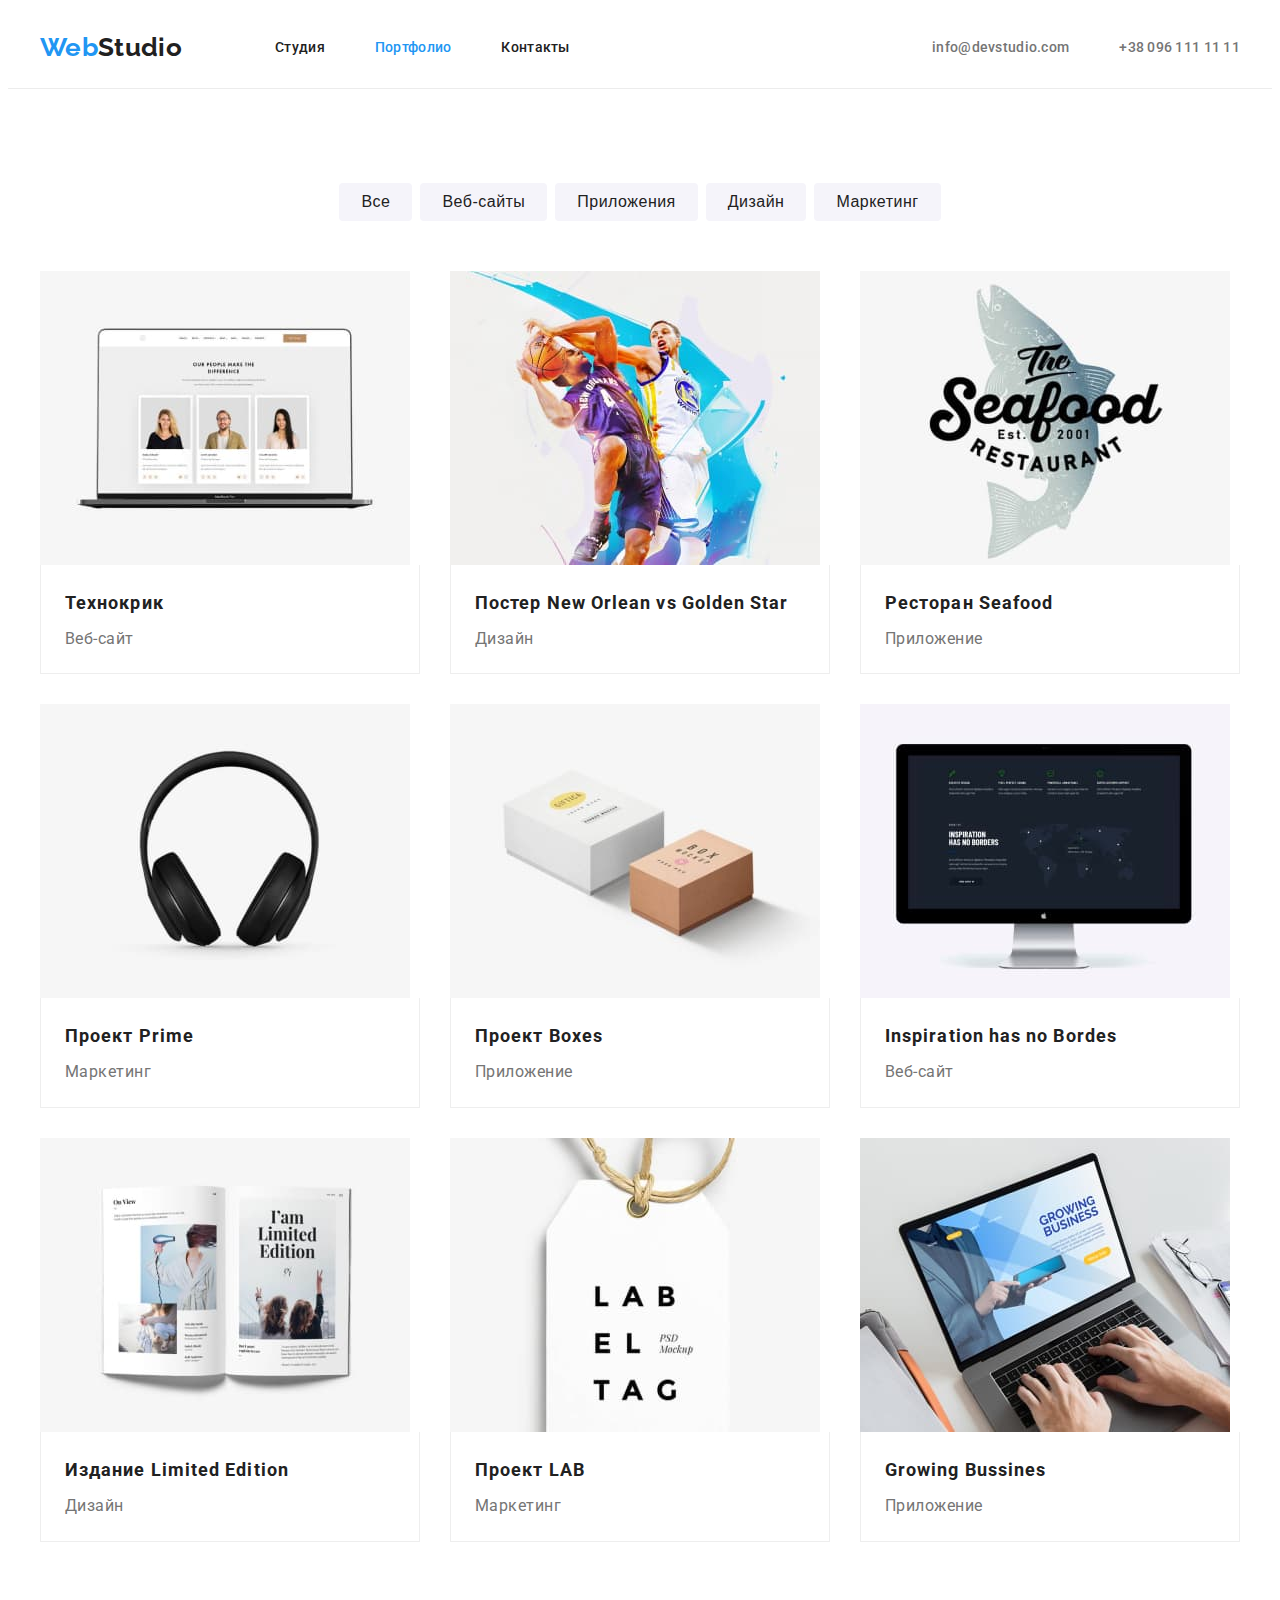
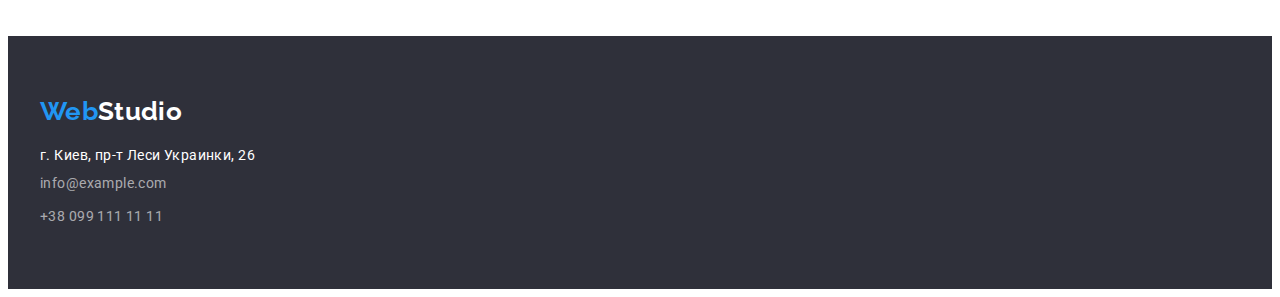
<file: portfolio.html>
<!DOCTYPE html>
<html lang="en">
	<head>
		<meta charset="UTF-8" />
		<meta http-equiv="X-UA-Compatible" content="IE=edge" />
		<meta name="viewport" content="width=device-width, initial-scale=1.0" />
		<title>Portfolio</title>
		<link rel="preconnect" href="https://fonts.googleapis.com" />
		<link rel="preconnect" href="https://fonts.gstatic.com" crossorigin />
		<link
			href="https://fonts.googleapis.com/css2?family=Raleway:wght@700&family=Roboto:wght@400;500;700;900&display=swap"
			rel="stylesheet"
		/>
		<link
			rel="stylesheet"
			href="https://cdnjs.cloudflare.com/ajax/libs/modern-normalize/1.1.0/modern-normalize.min.css"
			integrity="sha512-wpPYUAdjBVSE4KJnH1VR1HeZfpl1ub8YT/NKx4PuQ5NmX2tKuGu6U/JRp5y+Y8XG2tV+wKQpNHVUX03MfMFn9Q=="
			crossorigin="anonymous"
			referrerpolicy="no-referrer"
		/>
		<link rel="stylesheet" href="./styles/styles.css" />
	</head>
	<body>
		<!-- ***************************HEADER******************** -->
		<header class="header">
			<div class="container page-header">
				<nav class="navigation">
					<a href="./index.html" class="logo link">
						<span class="logo-accent">Web</span>
						Studio
					</a>

					<ul class="nav-list list">
						<li class="nav-list-item">
							<a href="./index.html" class="nav-list-link link">Студия</a>
						</li>
						<li class="nav-list-item">
							<a href="./portfolio.html" class="nav-list-link link current">
								Портфолио
							</a>
						</li>
						<li class="nav-list-item">
							<a href="" class="nav-list-link link">Контакты</a>
						</li>
					</ul>
				</nav>
				<ul class="contacts-list list">
					<li class="contacts-list-item">
						<a href="mailto:info@devstudio.com" class="contacts-list-link link">
							info@devstudio.com
						</a>
					</li>
					<li class="contacts-list-item">
						<a href="tel:+380961111111" class="contacts-list-link link">
							+38 096 111 11 11
						</a>
					</li>
				</ul>
			</div>
		</header>
		<main>
			<section class="section">
				<div class="container">
					<h1 class="visually-hidden">Портфолио</h1>
					<!--Скрыть-->
					<ul class="filter list">
						<li class="filter-item">
							<button type="button" class="filter-btn">Все</button>
						</li>
						<li class="filter-item">
							<button type="button" class="filter-btn">Веб-сайты</button>
						</li>
						<li class="filter-item">
							<button type="button" class="filter-btn">Приложения</button>
						</li>
						<li class="filter-item">
							<button type="button" class="filter-btn">Дизайн</button>
						</li>
						<li class="filter-item">
							<button type="button" class="filter-btn">Маркетинг</button>
						</li>
					</ul>
					<ul class="portfolio-list list">
						<li class="portfolio-list-item">
							<a href="" class="portfolio-list-link link">
								<img src="./images/portfolio1.jpg" alt="ноутбук" width="370" />
								<div class="text-content">
									<h2 class="portfolio-list-title">Технокрик</h2>
									<p class="portfolio-list-text">Веб-сайт</p>
								</div>
							</a>
						</li>
						<li class="portfolio-list-item">
							<a href="" class="portfolio-list-link link">
								<img
									src="./images/portfolio2.jpg"
									alt="постер баскетбольной команды"
									width="370"
								/>
								<div class="text-content">
									<h2 class="portfolio-list-title">
										Постер New Orlean vs Golden Star
									</h2>
									<p class="portfolio-list-text">Дизайн</p>
								</div>
							</a>
						</li>
						<li class="portfolio-list-item">
							<a href="" class="portfolio-list-link link">
								<img
									src="./images/portfolio3.jpg"
									alt="постер ресторана"
									width="370"
								/>
								<div class="text-content">
									<h2 class="portfolio-list-title">Ресторан Seafood</h2>
									<p class="portfolio-list-text">Приложение</p>
								</div>
							</a>
						</li>
						<li class="portfolio-list-item">
							<a href="" class="portfolio-list-link link">
								<img src="./images/portfolio4.jpg" alt="наушники" width="370" />
								<div class="text-content">
									<h2 class="portfolio-list-title">Проект Prime</h2>
									<p class="portfolio-list-text">Маркетинг</p>
								</div>
							</a>
						</li>
						<li class="portfolio-list-item">
							<a href="" class="portfolio-list-link link">
								<img src="./images/portfolio5.jpg" alt="коробки" width="370" />
								<div class="text-content">
									<h2 class="portfolio-list-title">Проект Boxes</h2>
									<p class="portfolio-list-text">Приложение</p>
								</div>
							</a>
						</li>
						<li class="portfolio-list-item">
							<a href="" class="portfolio-list-link link">
								<img src="./images/portfolio6.jpg" alt="монитор" width="370" />
								<div class="text-content">
									<h2 class="portfolio-list-title">
										Inspiration has no Bordes
									</h2>
									<p class="portfolio-list-text">Веб-сайт</p>
								</div>
							</a>
						</li>
						<li class="portfolio-list-item">
							<a href="" class="portfolio-list-link link">
								<img
									src="./images/portfolio7.jpg"
									alt="открытая книга"
									width="370"
								/>
								<div class="text-content">
									<h2 class="portfolio-list-title">Издание Limited Edition</h2>
									<p class="portfolio-list-text">Дизайн</p>
								</div>
							</a>
						</li>
						<li class="portfolio-list-item">
							<a href="" class="portfolio-list-link link">
								<img src="./images/portfolio8.jpg" alt="бирка" width="370" />
								<div class="text-content">
									<h2 class="portfolio-list-title">Проект LAB</h2>
									<p class="portfolio-list-text">Маркетинг</p>
								</div>
							</a>
						</li>
						<li class="portfolio-list-item">
							<a href="" class="portfolio-list-link link">
								<img
									src="./images/portfolio9.jpg"
									alt="работа с ноутбуком"
									width="370"
								/>
								<div class="text-content">
									<h2 class="portfolio-list-title">Growing Bussines</h2>
									<p class="portfolio-list-text">Приложение</p>
								</div>
							</a>
						</li>
					</ul>
				</div>
			</section>
		</main>
		<!-- ***************************FOOTER******************** -->

		<footer class="footer">
			<div class="container">
				<a href="./index.html" class="logo link">
					<span class="logo-accent">Web</span>
					Studio
				</a>
				<address class="adress">
					<ul class="adress-list list">
						<li class="adress-list-item">
							<a
								href="https://www.google.com/maps/place/%D0%B1%D1%83%D0%BB.+%D0%9B%D0%B5%D1%81%D0%B8+%D0%A3%D0%BA%D1%80%D0%B0%D0%B8%D0%BD%D0%BA%D0%B8,+26,+%D0%9A%D0%B8%D0%B5%D0%B2,+%D0%A3%D0%BA%D1%80%D0%B0%D0%B8%D0%BD%D0%B0,+02000/@50.4265807,30.5383858,17z/data=!4m5!3m4!1s0x40d4cf0e033ecbe9:0x57a4dffefec77da0!8m2!3d50.4265807!4d30.5383858?hl=ru"
								target="_blank"
								rel="nofollow noopener noreferer"
								class="place-link link"
							>
								г. Киев, пр-т Леси Украинки, 26
							</a>
						</li>
						<li class="adress-list-item">
							<a href="mailto:info@example.com" class="adress-list-link link">
								info@example.com
							</a>
						</li>
						<li class="adress-list-item">
							<a href="tel:+380991111111" class="adress-list-link link">
								+38 099 111 11 11
							</a>
						</li>
					</ul>
				</address>
			</div>
		</footer>
	</body>
</html>
</file>
<file: styles/styles.css>
:root {
	--primary-text-color: #757575;
	--title-text-color: #212121;
	--accent-color: #2196f3;
	--primary-bg-color: #ffffff;
	--secondary-bg-color: #f5f4fa;
	--hero-bg-color: #2f303a;
	--contacts-text-color: rgba(255, 255, 255, 0.6);
	--box-shadow-color: rgba(0, 0, 0, 0.15);
	--primary-white-color: #ffffff;
}
body {
	background-color: var(--primary-bg-color);

	color: var(--primary-text-color);
	font-family: "roboto", "raleway", sans-serif;
	font-size: 14px;
	letter-spacing: 0.03em;
}
ul {
	padding: 0;
	margin: 0;
}
h1,
h2,
h3,
h4,
h5,
h6 {
	margin: 0;
}
p {
	margin: 0;
}
img {
	display: block;
}
.visually-hidden {
	position: absolute;
	width: 1px;
	height: 1px;
	margin: -1px;
	border: 0;
	padding: 0;

	white-space: nowrap;
	clip-path: inset(100%);
	clip: rect(0 0 0 0);
	overflow: hidden;
}
.list {
	list-style: none;
}
.link {
	text-decoration: none;
}
.title {
	font-size: 36px;
	line-height: 1.16;
	text-align: center;
	letter-spacing: 0.03em;

	color: var(--title-text-color);
}
.container {
	width: 1200px;
	padding-left: 15px;
	padding-right: 15px;
	margin: 0 auto;
}
.section {
	padding-top: 94px;
	padding-bottom: 94px;
}

/* ---------------------------HOVER & FOCUS----------------- */
.nav-list-link:hover,
.nav-list-link:focus,
.contacts-list-link:hover,
.contacts-list-link:focus,
.adress-list-link:hover,
.adress-list-link:focus,
.place-link:hover,
.place-link:focus {
	color: var(--accent-color);
	outline: none;
}
/* --------------------------------HEADER------------------ */
.header {
	border-bottom: 1px solid #ececec;
	background-color: var(--primary-bg-color);
}
.container.page-header {
	display: flex;
}
.logo {
	display: block;
	color: var(--title-text-color);
	font-family: "Raleway", sans-serif;
	font-weight: 700;
	font-size: 26px;
	line-height: 1.19;
	padding: 24px 0;
}

.logo-accent {
	color: var(--accent-color);
	margin-right: -7px;
}
.navigation {
	display: flex;
}

.nav-list {
	display: flex;
	margin-left: 93px;
	align-items: center;
}
.nav-list-item + .nav-list-item {
	margin-left: 50px;
}
.nav-list-link,
.contacts-list-link {
	display: block;
	padding: 32px 0;

	font-weight: 500;

	line-height: 1.14;
	letter-spacing: 0.02em;

	color: var(--title-text-color);
}
.current {
	color: var(--accent-color);
}

.contacts-list {
	display: flex;
	align-items: center;
	margin-left: auto;
}
.contacts-list-item + .contacts-list-item {
	margin-left: 50px;
}

.contacts-list-link {
	color: var(--primary-text-color);
}
/* --------------------------------HERO------------------ */

.hero {
	padding-top: 200px;
	padding-bottom: 200px;

	max-width: 1600px;
	max-height: 600px;
	margin-left: auto;
	margin-right: auto;

	background-color: var(--hero-bg-color);

	background-image: linear-gradient(
			to right,
			rgba(47, 48, 58, 0.4),
			rgba(47, 48, 58, 0.4)
		),
		url(../images/hero.jpg);
	background-repeat: no-repeat;
	background-size: cover;
	background-position: center;

	text-align: center;
}

.hero-title {
	margin-right: auto;
	margin-left: auto;
	width: 696px;

	color: var(--primary-white-color);
	font-weight: 900;
	font-size: 44px;
	line-height: 1.36;
	text-align: center;
	letter-spacing: 0.06em;
	text-transform: uppercase;
}
.hero-btn {
	margin-top: 30px;

	min-width: 200px;
	/* height: 50px; */

	background-color: var(--accent-color);
	color: var(--primary-white-color);

	font-weight: 700;
	font-size: 16px;
	line-height: 1.88;
	text-align: center;
	letter-spacing: 0.06em;
	padding: 10px 32px;
	border: 0;

	box-shadow: 0px 4px 4px var(--box-shadow-color);
	border-radius: 4px;

	cursor: pointer;
}
.hero-btn:hover,
.hero-btn:focus {
	background-color: #188ce8;
}
.hero-btn:active {
	box-shadow: 10px 10px 5px 0px rgba(0, 0, 0, 0.75) inset;
	-webkit-box-shadow: 10px 10px 5px 0px rgba(0, 0, 0, 0.75) inset;
	-moz-box-shadow: 10px 10px 5px 0px rgba(0, 0, 0, 0.75) inset;
}

/* --------------------------------ОСОБЕННОСТИ------------------ */
.peculiarities {
	padding-bottom: 0;
}
.peculiarities-list {
	display: flex;
}

.peculiarities-list-item {
	min-width: 270px;
}

.peculiarities-list-item:not(:first-child) {
	margin-left: 30px;
}
.peculiarities-list-item::before {
	content: "";
	display: block;
	margin-bottom: 30px;
	height: 120px;
	background-color: #f5f4fa;
	border-radius: 4px;

	background-repeat: no-repeat;
	background-position: center;
}
.icon-attention::before {
	background-image: url(../images/antenna.svg);
}
.icon-punctuality::before {
	background-image: url(../images/clock.svg);
}
.icon-planning::before {
	background-image: url(../images/diagram.svg);
}
.icon-technology::before {
	background-image: url(../images/astronaut.svg);
}

.peculiarities-list-title {
	font-size: 14px;
	line-height: 1.14;
	text-transform: uppercase;
	margin-bottom: 10px;

	color: var(--title-text-color);
}
.peculiarities-list-text {
	line-height: 1.71;
	letter-spacing: 0.03em;
}
/* --------------------------------ЧЕМ ЗАНИМАЕМСЯ------------------ */

.works-title,
.team-title,
.clients-title {
	margin-bottom: 50px;

	font-weight: 700;
	font-size: 36px;
	line-height: 1.16;
	text-align: center;
	letter-spacing: 0.03em;

	color: var(--title-text-color);
}
.works-list {
	display: flex;
	margin-left: -30px;
}
.works-list-item {
	flex-basis: calc(100% / 4 - 30px);

	margin-left: 30px;
}

/* --------------------------------НАША КОМАНДА------------------ */

.team {
	background-color: var(--secondary-bg-color);
	padding-bottom: 94px;
}

.team-list {
	display: flex;
}
.team-list-item {
	flex-basis: calc(100% / 4 - 30px);

	background-color: var(--primary-white-color);
	box-shadow: 0px 1px 3px rgba(0, 0, 0, 0.12);
	border-radius: 0px 0px 4px 4px;
}
.team-list-item + .team-list-item {
	margin-left: 30px;
}
.team-text-content {
	padding-top: 30px;
	padding-bottom: 30px;
}
.team-list-title {
	text-align: center;
	font-weight: 500;
	font-size: 16px;
	line-height: 1.18;
	color: var(--title-text-color);
}
.team-list-text {
	margin-top: 10px;
	text-align: center;
	font-size: 16px;
	line-height: 1.18;
}
/* --------------------------------КЛИЕНТЫ------------------ */
.clients-title {
}
/* --------------------------------FOOTER------------------ */

.footer {
	background-color: var(--hero-bg-color);
	padding: 60px 0;
}

.footer .logo {
	color: var(--primary-white-color);
	padding: 0;
}

.adress {
	margin-top: 20px;
}
.adress-list {
}
.adress-list-item + .adress-list-item {
	margin-top: 9px;
}
.adress-list-link {
	color: var(--contacts-text-color);
	font-weight: 400;
	font-size: 14px;
	line-height: 1.71;
	font-style: normal;
}
.place-link {
	color: var(--primary-bg-color);
	font-style: normal;
}

/* --------------------------------PORTFOLIO------------------ */

.filter {
	display: flex;
	justify-content: center;
	margin-bottom: 50px;
}
.filter-item + .filter-item {
	margin-left: 8px;
}
.portfolio-list {
	display: flex;
	flex-wrap: wrap;
	margin: -15px;
}
.portfolio-list-item {
	flex-basis: calc(100% / 3 - 30px);

	margin: 15px;
}

.text-content {
	padding: 20px 24px;
	border: 1px solid #eeeeee;
	border-top: none;
}

.portfolio-list-title {
	margin-bottom: 4px;
	font-size: 18px;
	line-height: 2;
	letter-spacing: 0.06em;

	color: var(--title-text-color);
}
.portfolio-list-text {
	font-size: 16px;
	line-height: 1.8;
	letter-spacing: 0.03em;

	color: var(--primary-text-color);
}
.filter-btn {
	padding: 6px 22px;

	font-weight: 500;
	font-size: 16px;
	line-height: 1.6;
	text-align: center;
	letter-spacing: 0.03em;

	color: var(--title-text-color);
	background-color: var(--secondary-bg-color);
	border: 0;
	border-radius: 4px;

	cursor: pointer;
}

.filter-btn:hover,
.filter-btn:focus {
	color: var(--primary-bg-color);
	background-color: var(--accent-color);
}
</file>
